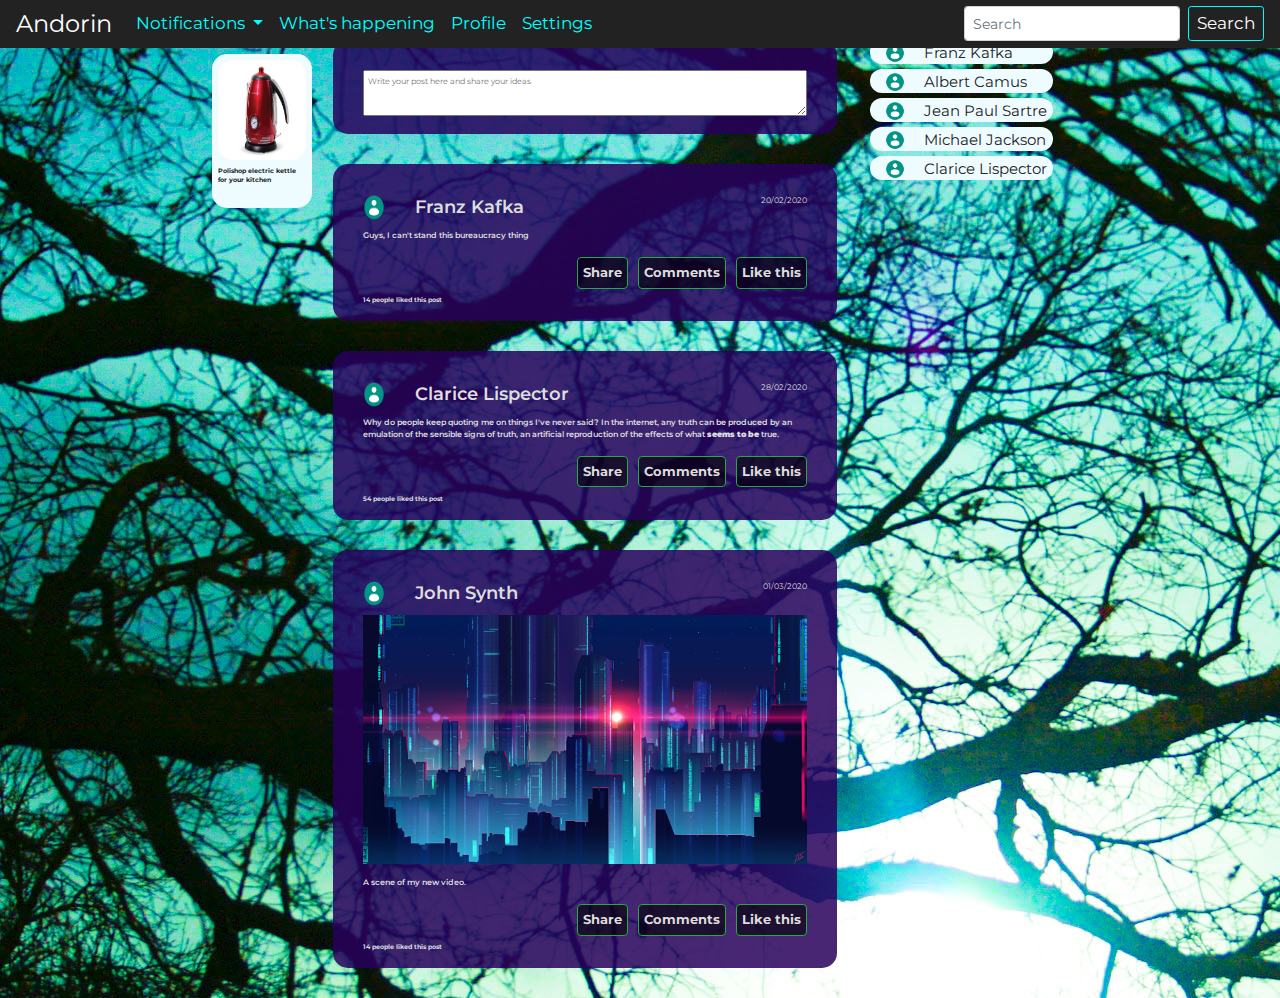
<file: index.html>
<!DOCTYPE html>
<html lang="pt">
    <head>
        <meta charset="utf-8">
        <meta name="viewport" content="width=device-width, initial-scale=1, shrink-to-fit=no">
        <link rel="sytlesheet" href="css/bootstrap.min.css"/>
        <link rel="stylesheet" href="css/bootstrap.css">
        <link rel="stylesheet" href="css/bootstrap-grid.css">
        <link href="https://fonts.googleapis.com/css?family=Montserrat&display=swap" rel="stylesheet">
        <link rel="stylesheet" href="css/andorinstyle.css">
       
        
    </head>
    <body >
        <header style="position: fixed; width: 100%; z-index: 1; "> <!--Fiz algumas gambiarras nesse style do header.-->
            <!--Começa a barra de navegação em geral, cujas subdivisões se esclarecem a seguir.-->
            <nav class="navbar navbar-expand-lg navbar-dark bg-dark" style="font-size: 17px; background-color: #222 !important; height: 2.8em;" >
                <!-- Logo do Andorin (basicamente o próprio nome apenas, por enquanto) e o botão em que colapsa o menu no mobile-->
                <a class="navbar-brand " style="color: white; font-size: 24px;" href="#">Andorin</a>
                <button class="navbar-toggler" type="button" data-toggle="collapse" data-target="#navbarSupportedContent" aria-controls="navbarSupportedContent" aria-expanded="false" aria-label="Toggle navigation">
                  <span class="navbar-toggler-icon"></span>
                </button>
              
                <!-- Início do menu propriamente dito, com seus itens (e subitens) e forma para pesquisa-->
                <div class="collapse navbar-collapse" id="navbarSupportedContent">
                  <ul class="navbar-nav mr-auto">
                    <li class="nav-item dropdown">
                      <a class="nav-link dropdown-toggle nd-topbar-nav-button" style="color: white;" href="#" 
                      id="navbarDropdown" role="button" data-toggle="dropdown" 
                      aria-haspopup="true" aria-expanded="false">
                        Notifications
                      </a>
                      <div class="dropdown-menu" aria-labelledby="navbarDropdown">
                        <a class="dropdown-item" href="#">
                          Shit is real, shit is getting real
                        </a>
                        <a class="dropdown-item" href="#">
                          Shit your fucked-up friend posted
                        </a>
                        <div class="dropdown-divider"></div>
                        <a class="dropdown-item" href="#">
                          Change which notifications you want to see
                        </a>
                      </div>
                    </li>
                    <li class="nav-item active " > 
                      <a class="nav-link nd-topbar-nav-button" style="color: white;"  href="#"> 
                        What's happening <span class="sr-only">(current)</span>
                      </a>
                    </li>
                    <li class="nav-item">
                      <a class="nav-link nd-topbar-nav-button" style="color: white;" href="#"> Profile </a>
                    </li>
                    <li class="nav-item">
                      <a class="nav-link nd-topbar-nav-button" style="color: white;" href="#"> Settings </a>
                    </li>
                    
                  </ul>
                  <!--A forma de pesquisa que havíamos citado acima começa aqui.-->
                  <form class="form-inline my-2 my-lg-0  input-group-sm" >
                    <input class="form-control mr-sm-2" style="height: 35px;" 
                    type="search" placeholder="Search" aria-label="Search">
                    <button class="btn btn-info my-2 my-sm-0 btn-sm" 
                    style="height: 35px; font-size: 17px; background-color:#222; border: 1px solid cyan" type="submit">
                      Search
                    </button>
                  </form>
                </div>
              </nav>
        </header>
        
        <section class="container-fluid"> <!-- A seção principal da página, na qual constarão uma ou mais colunas, conforme a necessidade. A class container meramente nos serve aqui para manter um espaço negativo nas laterais da página, não utilizado-->
            <div class="row justify-content-center">  <!-- Esta row servirá para dispor horizontalmente as possíveis colunas, reunidas nesta mesma div para fins de devida configuração-->


              <!-- Anúnciosss -->
              <div class="col-md-1 mt-4 px-0 nd-anuncios" > 

                <div class="anuncio">
                  <img src="img/polishop-ad.jpg">
                  <p>Polishop electric kettle for your kitchen</p>
                </div>

              </div>


              <!-- Feed de posts -->
              <div class="col-md-5 mt-4 pt-3  nd-posts"> 

                <div class="post">

                  <div class="nucleus-of-the-post">

                    <textarea rows="3"
                    placeholder="Write your post here and share your ideas"></textarea>
                    <br>

                  </div>
                  
                  <div class="bottom-of-the-post">
                    <!--Como aqui se trata do input de post e não do post feito, não é preciso nada nesta seção.-->
                  </div>

                </div>
            
                <div class="post">

                  <div class="top-of-the-post">
                    <div class="post-profile-image">

                      <img src="img/profile-image.png">

                    </div> 
                    <div class="post-username">

                      <span>Franz Kafka</span>

                    </div>
                    <div class="post-date">

                      <span> 20/02/2020 </span>

                    </div>
                  </div>

                  <div class="nucleus-of-the-post">

                    <p class="main-text"> Guys, I can't stand this bureaucracy thing</p>

                  </div>
                  
                  <div class="bottom-of-the-post">

                    <i src="Ícone do like or whatever..."></i>
                    <button class="darkbutton"> Like this </button>
                    <button class="darkbutton"> Comments </button>
                    <button class="darkbutton"> Share </button>
                    <br>
                    <p>14 people liked this post</p>
                  </div>

                </div>

                <div class="post">
                  <div class="top-of-the-post">
                    <div class="post-profile-image">

                      <img src="img/profile-image.png">

                    </div> 
                    <div class="post-username">

                      <span>Clarice Lispector</span>

                    </div>
                    <div class="post-date">

                      <span> 28/02/2020 </span>

                    </div>
                  </div>

                  <div class="nucleus-of-the-post">

                    <p class="main-text"> Why do people keep quoting me on things I've never said? In the internet, any truth can be produced by an emulation of 
                      the sensible signs of truth, an artificial reproduction of the effects of what <strong> seems to be</strong> true.</p>

                  </div>
                  
                  <div class="bottom-of-the-post">

                    <i src="Ícone do like or whatever..."></i>
                    <button class="darkbutton"> Like this </button>
                    <button class="darkbutton"> Comments </button>
                    <button class="darkbutton"> Share </button>
                    <br>
                    <p>54 people liked this post</p>
                  </div>
                </div>

                <div class="post">

                  <div class="top-of-the-post">
                    <div class="post-profile-image">

                      <img src="img/profile-image.png">

                    </div> 
                    <div class="post-username">

                      <span>John Synth</span>

                    </div>
                    <div class="post-date">

                      <span> 01/03/2020 </span>

                    </div>
                  </div>

                  <div class="nucleus-of-the-post">

                    <img src="img/synthwavecity.jpg">
                    <br>
                    <br>
                    <p class="main-text"> A scene of my new video. </p>

                  </div>
                  
                  <div class="bottom-of-the-post">

                    <i src="Ícone do like or whatever..."></i>
                    <button class="darkbutton"> Like this </button>
                    <button class="darkbutton"> Comments </button>
                    <button class="darkbutton"> Share </button>
                    <br>
                    <p>14 people liked this post</p>
                  </div>

                </div>
               

              </div>


              <!-- chat -->
              <div class="col-md-2 mt-4 pt-3 nd-chat" > 

                <div class="chat">
                  <img src="img/profile-image.png">
                  <p>Franz Kafka</p>
                </div>

                <div class="chat">
                  <img src="img/profile-image.png">
                  <p>Albert Camus</p>
                </div>

                <div class="chat">
                  <img src="img/profile-image.png">
                  <p>Jean Paul Sartre</p>
                </div>

                <div class="chat">
                  <img src="img/profile-image.png">
                  <p>Michael Jackson</p>
                </div>

                <div class="chat">
                  <img src="img/profile-image.png">
                  <p>Clarice Lispector</p>
                </div>

                
              </div>


            </div>



        </section>
        

        
        <footer> <!-- O footer do site, obviamente-->
        </footer>

        <script src="js/jquery.min.js" ></script>
        <script src="js/bootstrap.min.js" ></script>
        
    </body>
</html>
</file>
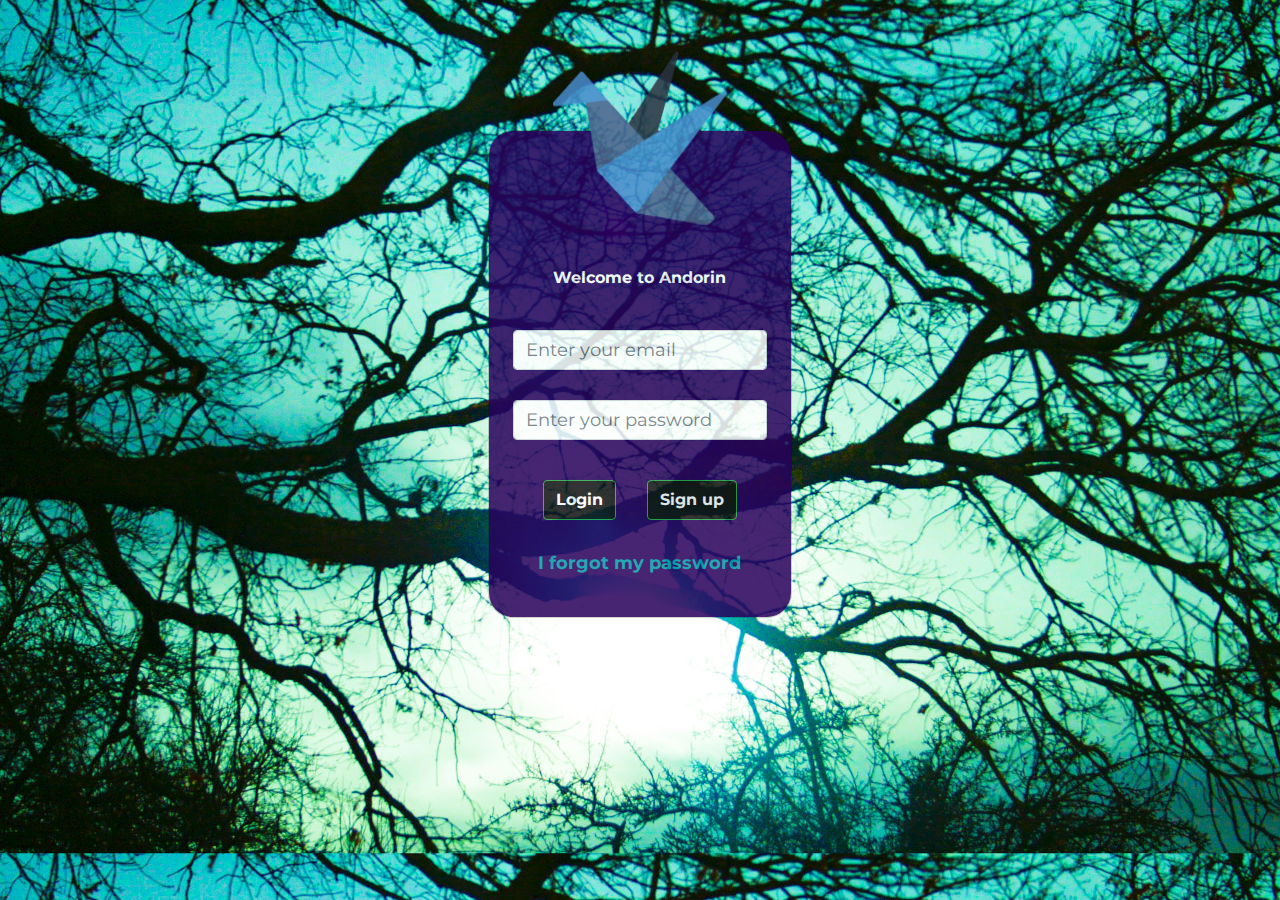
<file: login.html>
<!DOCTYPE html>
<html lang="pt">
    <head>
        <title>Andorin Login</title>
        <meta charset="utf-8">
        <meta name="viewport" content="width=device-width, initial-scale=1, shrink-to-fit=no">
        <link rel="sytlesheet" href="css/bootstrap.min.css"/>
        <link rel="stylesheet" href="css/bootstrap.css">
        <link rel="stylesheet" href="css/bootstrap-grid.css">
        <link rel="stylesheet" href="css/login.css">
        <link href="https://fonts.googleapis.com/css?family=Montserrat&display=swap" rel="stylesheet">
        
    </head>
    <body>
        <div class="modal-dialog text-center">
            <div class="col-sm-8 main-section">
                <div class="modal-content">
                    <div class="logo-img">
                        <img class="img-itself" src="img/andorinPokemon.png">
                    </div>
                    <p> <strong> Welcome to Andorin </strong>  </p>
                    <form>
                        <div class="form-group">
                            <input type="text" class="form-control" placeholder="Enter your email">
                            <input type="password" class="form-control" placeholder="Enter your password">
                        </div>
                    </form>

                    <div class="log-or-signup">
                        <div class="login">
                            <button type="submit" class="btn btn-success"> 
                                <strong> Login </strong> 
                            </button>
                        </div>
                        <div class="sign-up">
                            <button class="btn btn-success" id="signup"> 
                                <strong> Sign up </strong> 
                        </button>
                        </div>
                    </div>

                    <div class="col-12 forgot-password">
                        <a> <strong>I forgot my password </strong> </a>
                    </div>
                </div>

            </div>

        </div>
        
        <footer>

        </footer>

        <script src="js/jquery.min.js" ></script>
        <script src="js/bootstrap.min.js" ></script>
        
    </body>
</html>
</file>
<file: css/andorinstyle.css>
@charset "UTF-8";
/* andorinstyle.scss */
/* Página dos posts */
/*Cores anteriores: #73d8f7 #c4fdff */
/*Azul clarinho: #eafcff */
/* Outro azul anteriormente utilizado: #90fbff  */
/* Outro azul anteriormente utilizado: #b0f3ff     */
body {
  font-family: Montserrat;
  background-image: url("img/login-image-filtered.jpg");
}

.nd-anuncios {
  padding: 30px;
}
.nd-anuncios .anuncio {
  font-size: 0.4rem;
  font-weight: bold;
  margin-right: 1em;
  border-radius: 15px;
  background-color: #effcff;
  padding: 1em;
}
.nd-anuncios .anuncio img {
  height: 100px;
  width: 100%;
  display: block;
  margin-bottom: 1em;
  /* border: solid black 2px; */
  border-radius: 15px;
}
.nd-anuncios .anuncio:hover {
  border: 2px solid #43005d;
}

@media (max-width: 900px) {
  /*Não parece estar funcionando direito */
  .nd-anuncios {
    width: 100%;
  }
  .nd-anuncios .anuncio {
    width: 25%;
    margin: auto;
  }
  .nd-anuncios .anuncio img {
    width: 100%;
    margin: 15px auto;
  }
}
/* Topbar */
a.nd-topbar-nav-button {
  color: cyan !important;
}

/* Coluna dos posts começa aqui */
.nd-posts {
  margin-right: 0.2rem;
  font-size: 0.5em;
}
.nd-posts .post {
  color: #ddd;
  margin-bottom: 30px;
  /* border: solid black 2px; */
  border-radius: 15px;
  padding: 30px 30px 15px 30px;
  background-color: rgba(40, 0, 92, 0.85);
  transition-duration: 500ms;
}
.nd-posts .post .top-of-the-post {
  display: flex;
  justify-content: left;
  margin-bottom: 1em;
}
.nd-posts .post .top-of-the-post .post-profile-image {
  width: 5%;
  display: inline-flex;
}
.nd-posts .post .top-of-the-post .post-profile-image img {
  width: 100%;
  height: 100%;
}
.nd-posts .post .top-of-the-post .post-username {
  font-size: 18px;
  width: 40%;
  margin-left: 30px;
  display: inline-flex;
  justify-content: flex-start;
}
.nd-posts .post .top-of-the-post .post-username span {
  display: inline-block;
  font-weight: 600;
}
.nd-posts .post .top-of-the-post .post-date {
  display: inline-flex;
  justify-content: flex-end;
  width: 50%;
}
.nd-posts .post .top-of-the-post .post-date span {
  display: inline-block;
}
.nd-posts .post .nucleus-of-the-post {
  display: block;
}
.nd-posts .post .nucleus-of-the-post img {
  width: 100%;
}
.nd-posts .post .nucleus-of-the-post .main-text {
  font-weight: 600;
}
.nd-posts .post .nucleus-of-the-post p {
  font-weight: 600;
}
.nd-posts .post .nucleus-of-the-post input {
  width: 100%;
  height: 100px;
  border-radius: 15px;
}
.nd-posts .post .nucleus-of-the-post textarea {
  width: 100%;
  padding: 0.5em;
}
.nd-posts .post .nucleus-of-the-post textarea:focus {
  outline: none !important;
}
.nd-posts .post .bottom-of-the-post p {
  display: inline-block;
  font-size: 0.4rem;
  font-weight: bold;
  width: 100%;
  margin: 0;
}
.nd-posts .post .bottom-of-the-post .darkbutton {
  color: #ddd;
  font-weight: 700;
  font-size: 13px;
  background-color: rgba(0, 0, 0, 0.58);
  padding: 5px;
  border-radius: 0.25rem;
  margin-left: 10px;
  margin-bottom: 0.3rem;
  float: right;
  border: 1px solid #28a745;
}
.nd-posts .post:hover {
  border: 2px solid #43005d;
}

/* Coluna do chat começa aqui */
.nd-chat .chat {
  /* border: solid black 2px; */
  border-radius: 15px;
  background-color: #effcff;
  margin-bottom: 5px;
}
.nd-chat .chat img {
  max-height: 20px;
  margin-left: 15px;
}
.nd-chat .chat p {
  margin-bottom: 0;
  margin-left: 15px;
  font-size: 15px;
  vertical-align: middle;
  display: inline-block;
}
.nd-chat .chat:hover {
  border: 2px solid #43005d;
}

/*# sourceMappingURL=andorinstyle.css.map */
</file>
<file: css/login.css>
/* login css */



* {
    margin: 0;
    padding: 0;
    box-sizing: border-box;
}

body {
    font-family: 'Montserrat', sans-serif;
    background-image: url("img/login-image-filtered.jpg");
    background-size: cover;
}

.main-section {
    margin: 0 auto;
    margin-top: 130px;
}

.modal-content {
    background-color: #28005b ;
    opacity: .85;
    padding: 10px 24px;
    border-radius: 25px;
}

.logo-img {
    margin-top: -90px;
    margin-bottom: 40px;
}

.img-itself {
    width: 175px;
    height: 175px;
}

p {
    color: #ffff;
    margin-bottom: 40px;
}

.form-group {
    margin-bottom: 40px;
}

.form-group input {
    height: 40px;
    margin-bottom: 30px;
    font-size: 18px;

}

.log-or-signup {
    display: flex;
    justify-content: space-evenly;
}

.btn-success {
    margin-bottom: 30px;
    height: 40px;
    background-color:	#111111;
    font-size: 12pt;
}

.btn-success:hover {
    background-color: #0099a7;
}

.forgot-password {
    font-size: 18px;
    color: #0099a7;
    margin-bottom: 30px;
}
</file>
